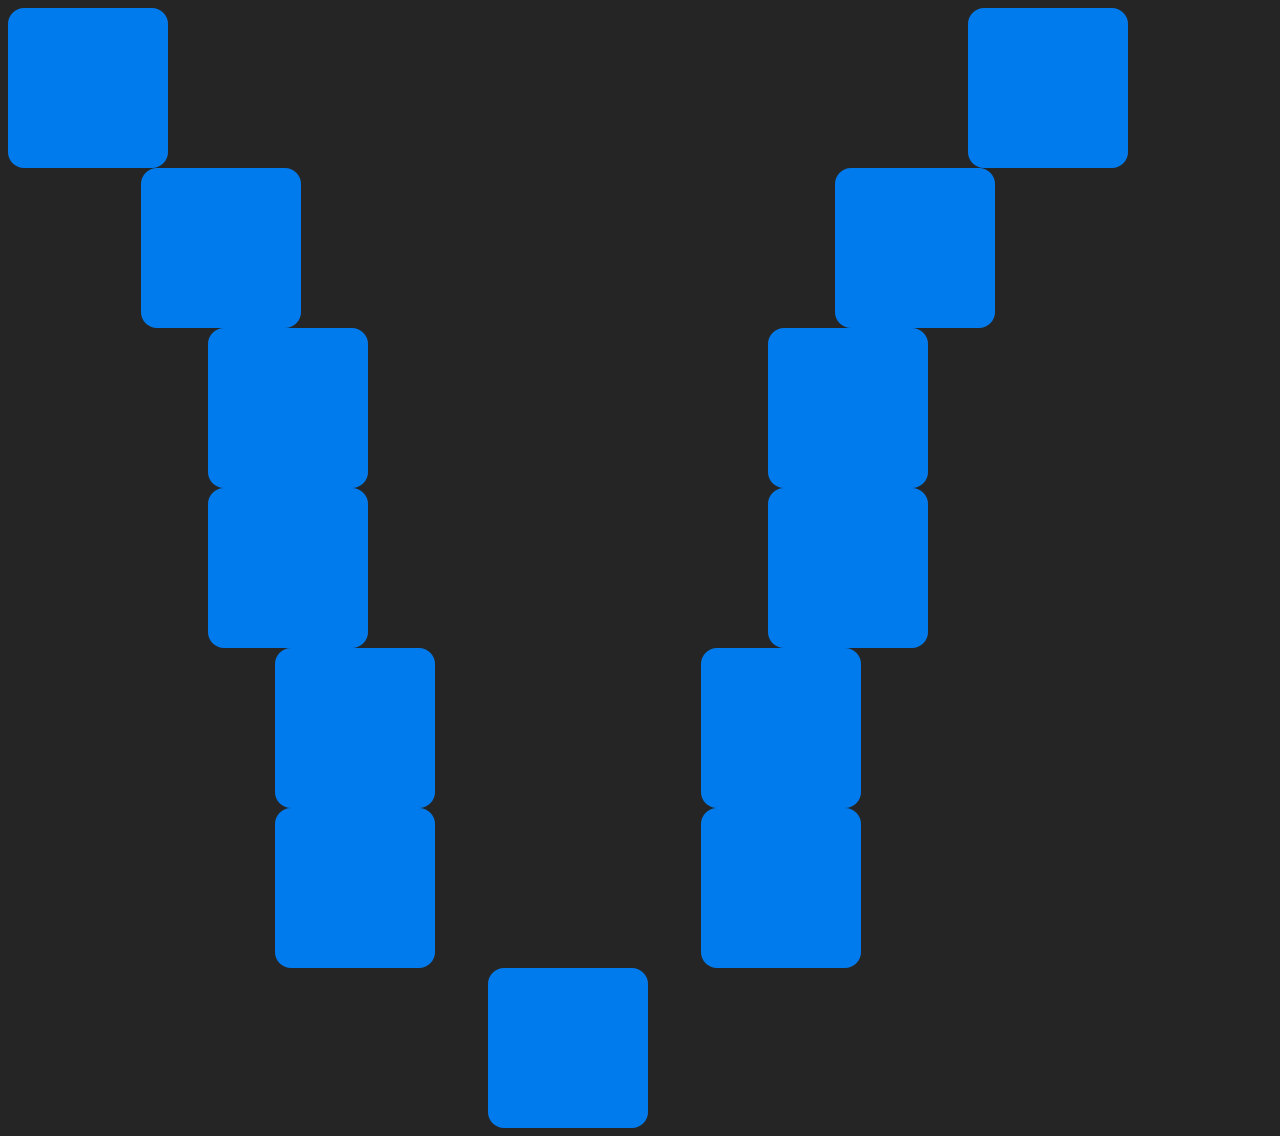
<file: box/index.html>
<!DOCTYPE html>
<html lang="en">
  <head>
    <meta charset="UTF-8" />
    <meta name="viewport" content="width=device-width, initial-scale=1.0" />
    <title>Document</title>
    <link rel="stylesheet" href="style.css" />
  </head>
  <body>
    <div class="box-container">
      <div class="box-between">
        <div class="box"></div>
        <div class="box"></div>
      </div>
      <div class="box-around">
        <div class="box"></div>
        <div class="box-"></div>
        <div class="box"></div>
      </div>
      <div class="box-around">
        <div class="box"></div>
        <div class="box"></div>
      </div>
      <div class="box-around">
        <div class="box"></div>
        <div class="box"></div>
      </div>
      <div class="box-evenly">
        <div class="box"></div>
        <div class="box"></div>
      </div>
      <div class="box-evenly">
        <div class="box"></div>
        <div class="box"></div>
      </div>
      <div class="box-center">
        <div class="box"></div>
      </div>
    </div>
  </body>
</html>
</file>
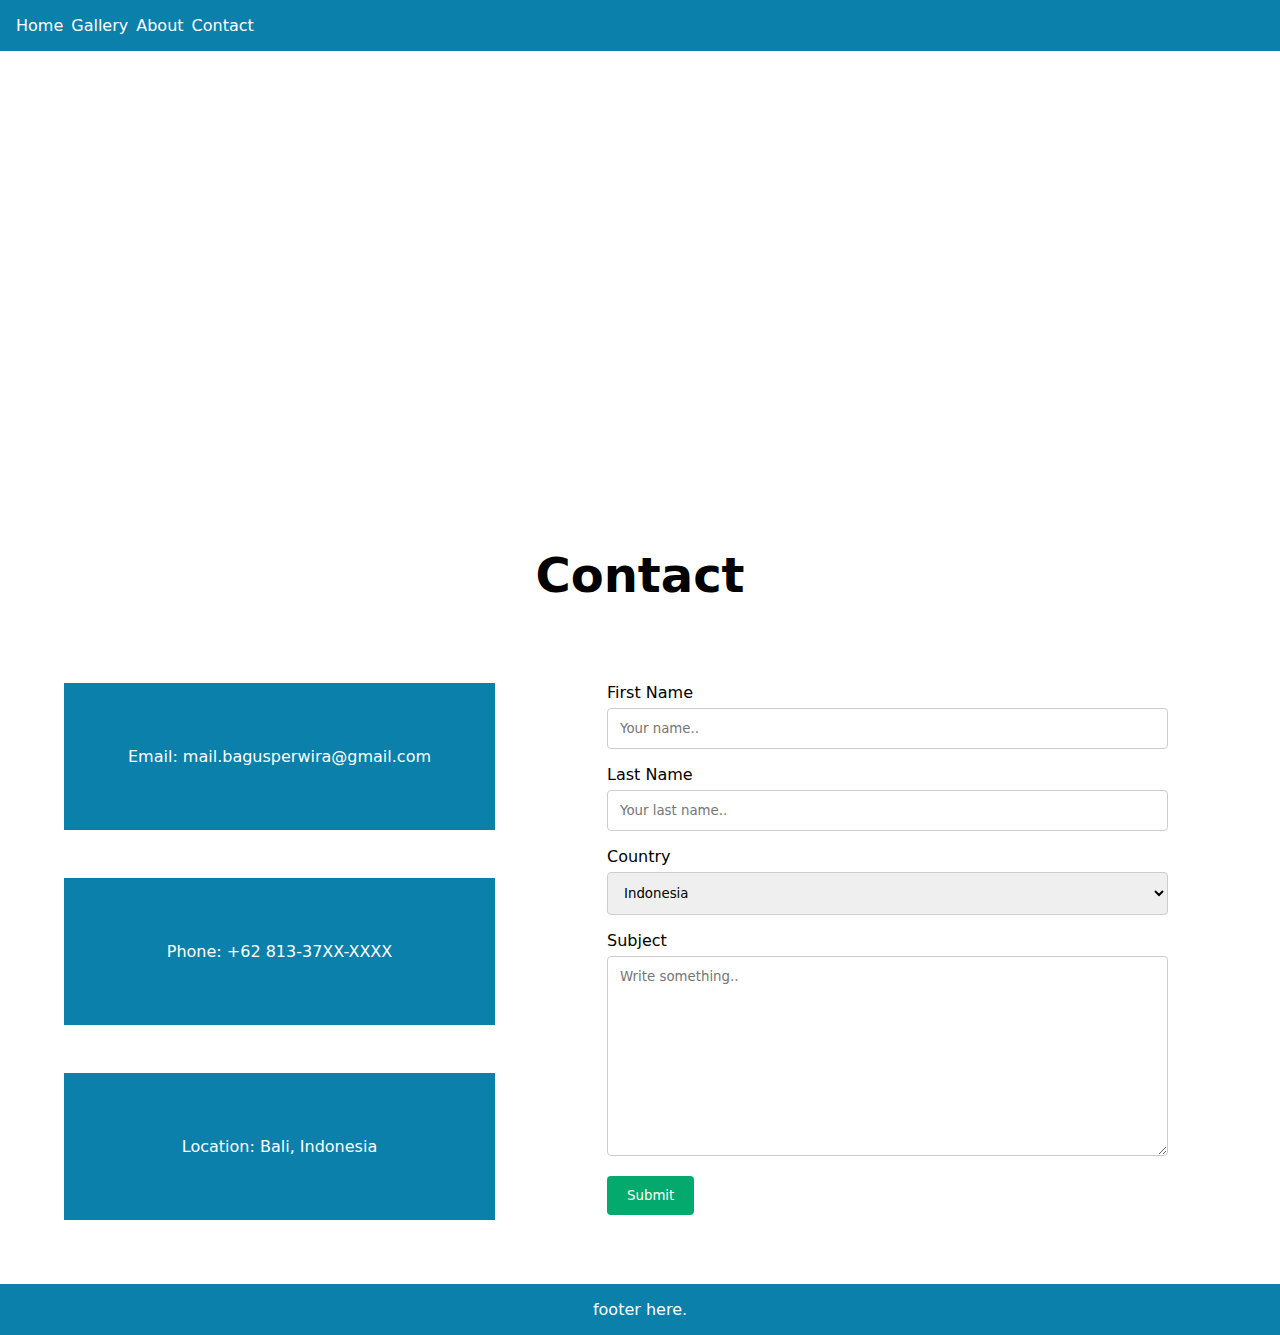
<file: contact.html>
<!DOCTYPE html>
<html lang="en">
  <head>
    <meta charset="UTF-8" />
    <meta name="viewport" content="width=device-width, initial-scale=1.0" />
    <title>Home</title>
    <link rel="stylesheet" href="style.css" />
    <base href="/tugas-sekolah/" />
  </head>
  <body>
    <nav>
      <ul>
        <li><a href="./">Home</a></li>
        <li><a href="gallery.html">Gallery</a></li>
        <li><a href="about.html">About</a></li>
        <li><a href="contact.html">Contact</a></li>
      </ul>
    </nav>
    <section id="hero">
      <div class="bg-img"></div>
    </section>
    <div class="h1">Contact</div>
    <section id="contact">
      <div class="big-box a1">
        <p>Email: mail.bagusperwira@gmail.com</p>
        <p>Phone: +62 813-37XX-XXXX</p>
        <p>Location: Bali, Indonesia</p>
      </div>
      <div class="big-box a2">
        <form action="#">
          <label for="fname">First Name</label>
          <input
            type="text"
            id="fname"
            name="firstname"
            placeholder="Your name.."
          />

          <label for="lname">Last Name</label>
          <input
            type="text"
            id="lname"
            name="lastname"
            placeholder="Your last name.."
          />

          <label for="country">Country</label>
          <select id="country" name="country">
            <option value="indonesia">Indonesia</option>
            <option value="australia">Australia</option>
            <option value="canada">Canada</option>
            <option value="usa">USA</option>
          </select>

          <label for="subject">Subject</label>
          <textarea
            id="subject"
            name="subject"
            placeholder="Write something.."
            style="height: 200px"
          ></textarea>

          <input type="submit" value="Submit" />
        </form>
      </div>
      <!-- <a href="https://instagram.com/guskacau"
        ><img src="/GJUUQ-vWEAA5oPY.png" height="200" width="600" alt=""
      /></a> -->
    </section>
    <footer>footer here.</footer>
    <!--  -->
  </body>
</html>
</file>
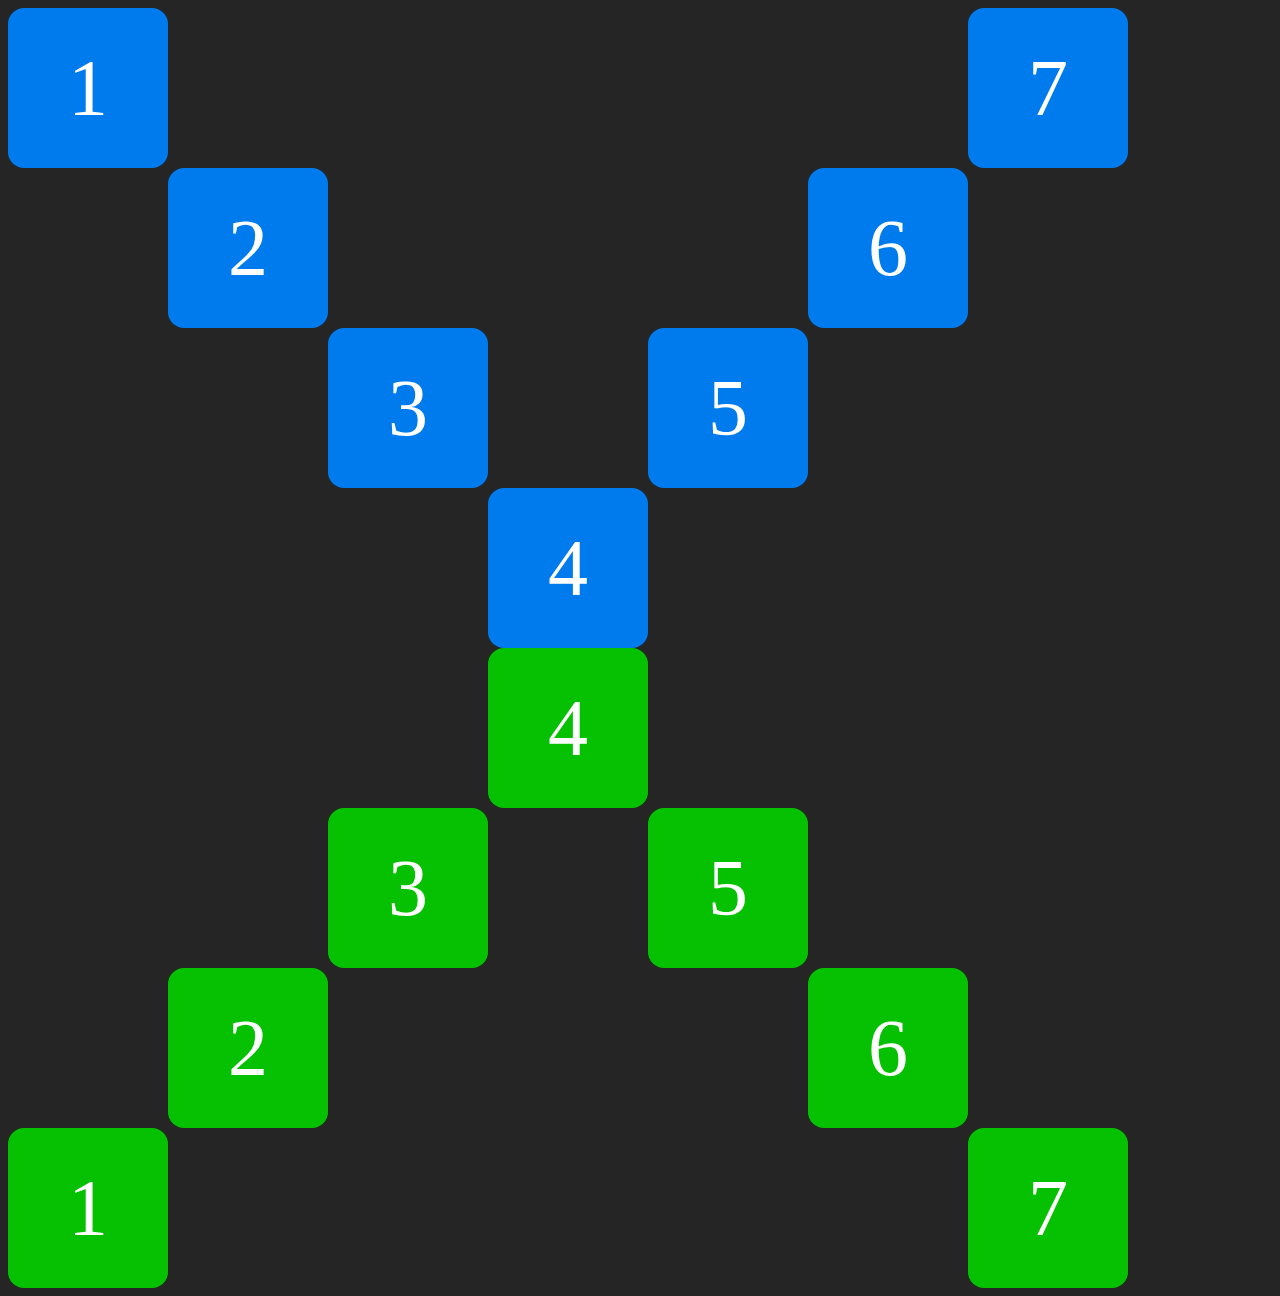
<file: box/box.html>
<!DOCTYPE html>
<html lang="en">
  <head>
    <meta charset="UTF-8" />
    <meta name="viewport" content="width=device-width, initial-scale=1.0" />
    <title>Document</title>
    <link rel="stylesheet" href="style.css" />
  </head>
  <body>
    <div class="box-between a1">
      <div class="box">1</div>
      <div class="box">7</div>
    </div>
    <div class="box-between a2">
      <div class="box">2</div>
      <div class="box">6</div>
    </div>
    <div class="box-between a3">
      <div class="box">3</div>
      <div class="box">5</div>
    </div>
    <div class="box-center">
      <div class="box">4</div>
    </div>

    <div class="box-center">
      <div class="box2">4</div>
    </div>
    <div class="box-between a3">
      <div class="box2">3</div>
      <div class="box2">5</div>
    </div>
    <div class="box-between a2">
      <div class="box2">2</div>
      <div class="box2">6</div>
    </div>
    <div class="box-between a1">
      <div class="box2">1</div>
      <div class="box2">7</div>
    </div>
  </body>
</html>
</file>
<file: box/style.css>
* {
  background-color: rgb(37, 37, 37);
}
.box {
  width: 10rem;
  height: 10rem;
  background-color: rgb(0, 123, 237);
  -webkit-border-radius: 1rem;
  -moz-border-radius: 1rem;
  -ms-border-radius: 1rem;
  -o-border-radius: 1rem;
  border-radius: 1rem;
  align-content: center;
  text-align: center;
  font-size: 5rem;
  color: white;
}
.box2 {
  width: 10rem;
  height: 10rem;
  background-color: rgb(5, 193, 2);
  -webkit-border-radius: 1rem;
  -moz-border-radius: 1rem;
  -ms-border-radius: 1rem;
  -o-border-radius: 1rem;
  border-radius: 1rem;
  align-content: center;
  text-align: center;
  font-size: 5rem;
  color: white;
}
body {
  width: 70rem;
}

.box-between {
  display: flex;
  justify-content: space-between;
}

.box-evenly {
  display: flex;
  justify-content: space-evenly;
}
.box-around {
  display: flex;
  justify-content: space-around;
}
.box-center {
  display: flex;
  justify-content: center;
}

.a2 {
  margin: auto 10rem;
}

.a3 {
  margin: auto 20rem;
}
</file>
<file: style.css>
* {
  padding: 0;
  margin: 0;
  box-sizing: border-box;
  font-family: system-ui, -apple-system, BlinkMacSystemFont, "Segoe UI", Roboto,
    Oxygen, Ubuntu, Cantarell, "Open Sans", "Helvetica Neue", sans-serif;
}

nav {
  position: sticky;
  top: 0;
  padding: 1rem;
  background-color: #0b80aa;
  z-index: 30;
}

nav ul {
  display: flex;
  flex-direction: row;
  gap: 0.5rem;
  list-style: none;
}

nav ul li a {
  color: white;
  font-weight: 500;
  text-decoration: none;
}

.bg-img {
  width: 100vw;
  height: 30rem;
  background-size: cover;
  background-image: url(https://fastly.picsum.photos/id/781/1920/1080.jpg?hmac=x683ZyqISoCG5WBrmxMqfqeA5_5LLC8V8w96qJSxxok);
}

.box-container {
  display: grid;
  grid-template-columns: repeat(5, 1fr);
  gap: 5px;
}

.box-container-gallery {
  display: grid;
  grid-template-columns: repeat(2, 1fr);
  gap: 5px;
}

.box {
  position: relative;
  display: inline-block;
}

.flex {
  display: flex;
  flex-direction: row;
  gap: 1rem;
  margin: 1rem 0;
}

.flex img {
  width: 500px;
}

.bg-card {
  border: 1px solid black;
  width: 100%;
}

img {
  max-width: 100%;
  max-height: 100%;
}

.imgs {
  opacity: 100%;
  display: block;
  width: 100%;
  height: auto;
  -webkit-transition: 0.2s ease;
  -moz-transition: 0.2s ease;
  -ms-transition: 0.2s ease;
  -o-transition: 0.2s ease;
  transition: 0.2s ease;
  -webkit-backface-visibility: hidden;
  backface-visibility: hidden;
}

.middle {
  position: absolute;
  -webkit-transition: 0.2s ease;
  -moz-transition: 0.2s ease;
  -ms-transition: 0.2s ease;
  -o-transition: 0.2s ease;
  transition: 0.2s ease;
  opacity: 0;
  top: 50%;
  left: 50%;
  transform: translate(-50%, -50%);
  text-align: center;
  z-index: 10;
}

.box:hover .imgs {
  opacity: 0.3;
}

.box:hover .middle {
  opacity: 1;
}

.text {
  background-color: #252525;
  color: white;
  font-size: 16px;
  padding: 16px 32px;
}

.h1 {
  padding: 1rem;
  text-align: center;
  font-size: 3rem;
  font-weight: 600;
}

.box-text-container {
  display: flex;
  flex-direction: row;
  gap: 0.5rem;
  padding: 1rem;
}

.box-text-container img {
  width: 45%;
  -webkit-filter: drop-shadow(0.2rem 0.2rem 0.2rem);
  filter: drop-shadow(0.2rem 0.2rem 0.2rem);
}

#about {
  text-align: justify;
  padding: 1rem 20vw;
}

#contact {
  padding: 2rem;
  text-align: center;
  display: grid;
  grid-template-areas: "1 2 2";
  gap: 3rem;
}

.big-box {
  padding: 2rem;
  display: flex;
  flex-direction: column;
  gap: 3rem;
}

.big-box p {
  background-color: #0b80aa;
  padding: 4rem;
  color: #ffffff;
}

.a2 {
  text-align: left;
}
input[type="text"],
select,
textarea {
  width: 100%; /* Full width */
  padding: 12px; /* Some padding */
  border: 1px solid #ccc; /* Gray border */
  border-radius: 4px; /* Rounded borders */
  box-sizing: border-box; /* Make sure that padding and width stays in place */
  margin-top: 6px; /* Add a top margin */
  margin-bottom: 16px; /* Bottom margin */
  resize: vertical; /* Allow the user to vertically resize the textarea (not horizontally) */
}

/* Style the submit button with a specific background color etc */
input[type="submit"] {
  background-color: #04aa6d;
  color: white;
  padding: 12px 20px;
  border: none;
  border-radius: 4px;
  cursor: pointer;
}

/* When moving the mouse over the submit button, add a darker green color */
input[type="submit"]:hover {
  background-color: #45a049;
}

footer {
  padding: 1rem;
  background-color: #0b80aa;
  color: #ffffff;
  text-align: center;
}
</file>
